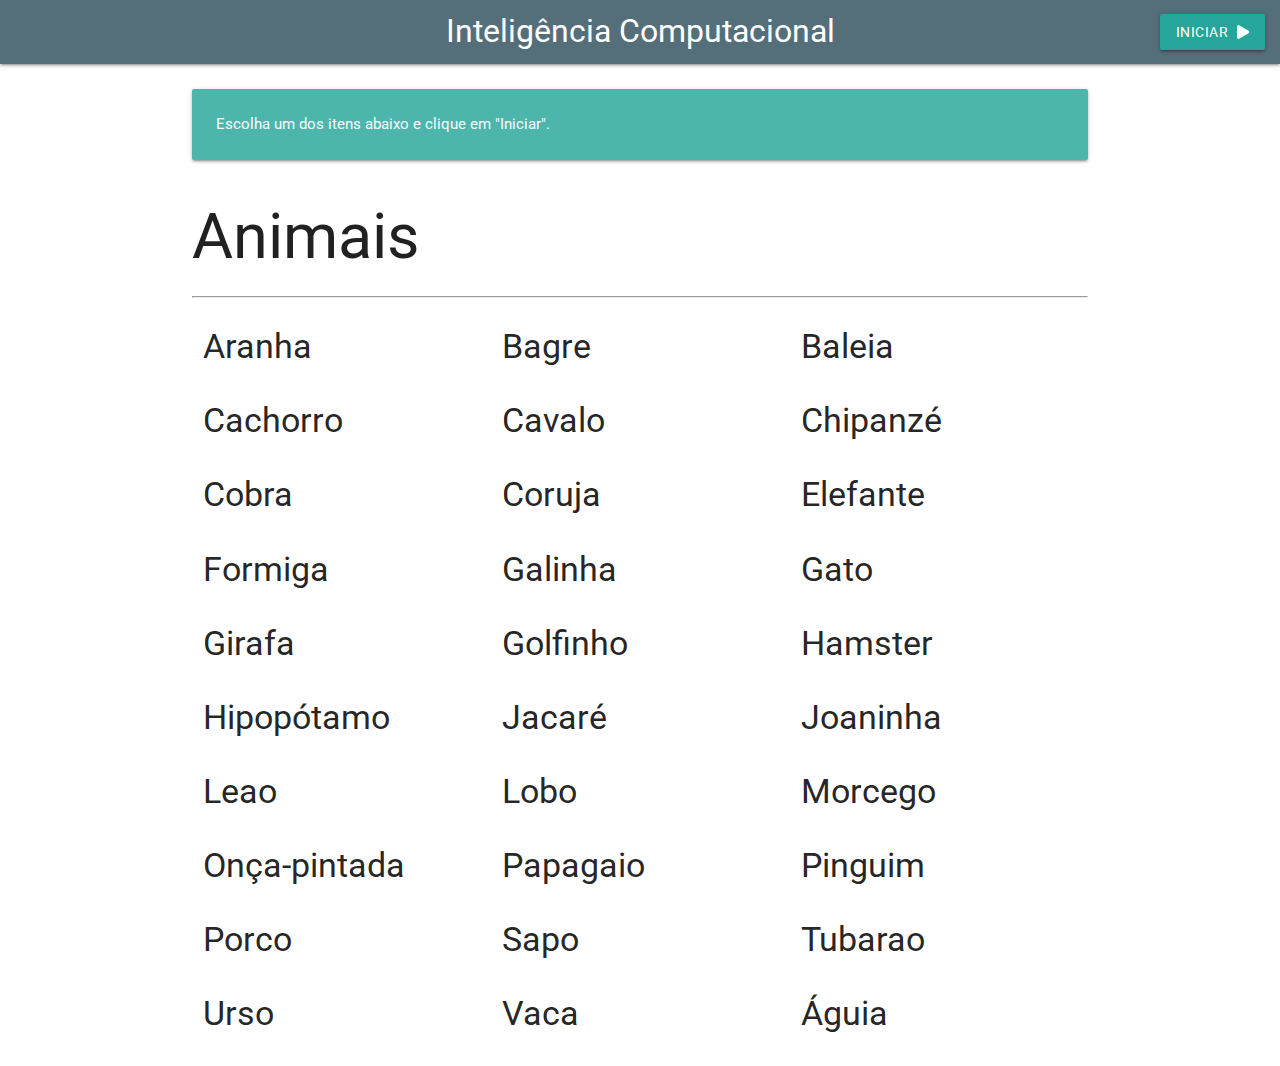
<file: index.html>
<!DOCTYPE html>
<html lang="pt-br">

<head>
    <meta charset="UTF-8">
    <title>Sistema especialista</title>
    <link rel="icon" href="front/publico/imagem/favicon.ico">
    <!-- Fonte -->
    <link href="https://fonts.googleapis.com/css?family=Lobster|Roboto" rel="stylesheet">

    <!-- CSS -->
    <link rel="stylesheet" href="front/publico/external/materialize/css/materialize.min.css">
    <link rel="stylesheet" href="front/publico/css/style.css">
    <link rel="stylesheet" href="front/publico/css/template.css">

    <!-- Fecha imports do Firebase -->

    <meta name="viewport" content="width=device-width, user-scalable=no">
</head>

<body>

    <nav class="blue-grey darken-1">
        <div class="nav-wrapper">
            <a href="#" class="brand-logo center">Inteligência Computacional</a>
            <ul class="right hide-on-med-and-down">
                <li>
                    <a class="waves-effect waves-light btn" id="goto">
                        Iniciar
                        <i class="fa fa-play" aria-hidden="true" style="margin-left: 5px"></i>
                    </a>
                </li>
            </ul>
        </div>
    </nav>

    <div class="container" id="opcoes">
        <div class="card-panel teal lighten-2 grey-text text-lighten-5" style="margin: 25px auto;">
            Escolha um dos itens abaixo e clique em "Iniciar".
        </div>
    </div>
    <!-- JS -->
    <!-- ajax -->
    <script src="https://ajax.googleapis.com/ajax/libs/jquery/3.2.1/jquery.min.js"></script>
    <!-- jQuery -->
    <script type="text/javascript" src="front/controller/js/jquery-3.3.1.min.js"></script>

    <script defer src="front/publico/external/materialize/js/materialize.min.js" type="text/javascript"></script>
    <script defer src="front/publico/external/fontawesome-all.js" type="text/javascript"></script>
    <script defer src="front/publico/external/html2canvas.min.js" type="text/javascript"></script>
    <script defer src="front/publico/external/sweetalert.min.js" type="text/javascript"></script>
    <script defer src="front/controller/js/base-conhecimento.js" type="text/javascript"></script>
    <script defer src="front/controller/js/opcoes.js" type="text/javascript"></script>
</body>

</html>
</file>
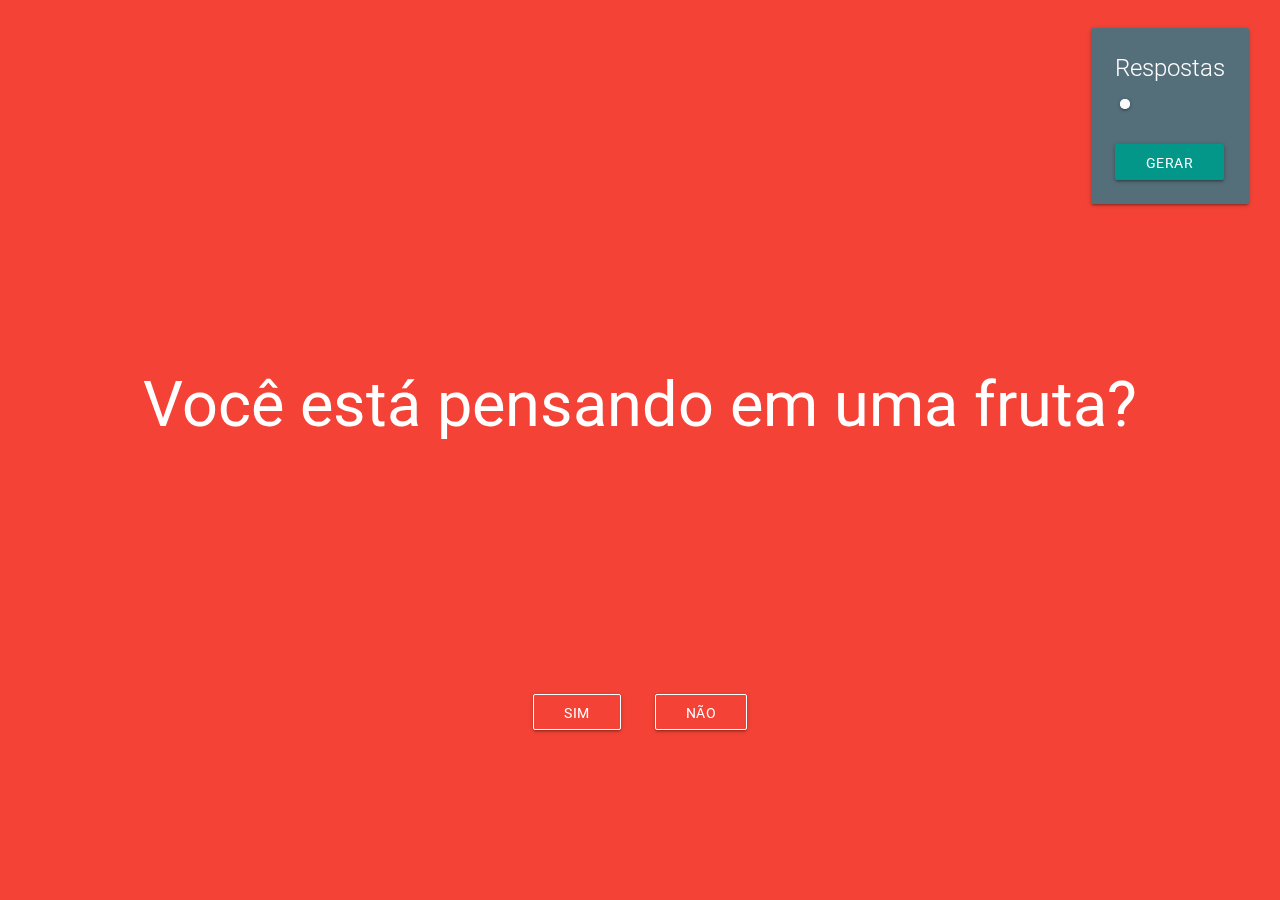
<file: front/index.html>
<!DOCTYPE html>
<html lang="pt-br">
<head>
    <meta charset="UTF-8">
    <title>Sistema especialista</title>
    <link rel="icon" href="publico/imagem/favicon.ico">
	<!-- Fonte -->
	<link href="https://fonts.googleapis.com/css?family=Lobster|Roboto" rel="stylesheet">

	<!-- CSS -->
	<link rel="stylesheet" href="publico/external/materialize/css/materialize.min.css">
    <link rel="stylesheet" href="publico/css/style.css">
    <link rel="stylesheet" href="publico/css/template.css">

	<!-- Fecha imports do Firebase -->

	<meta name="viewport" content="width=device-width, user-scalable=no">
</head>
<body>

    <!-- <nav>
        <div class="nav-wrapper se-backgroun-primary">
            <a href="#" class="brand-logo center se-font2">Sistema especialista</a>
        </div>
    </nav> -->
    
    <div class="carousel carousel-slider center se-fullscren" id="question">
        <div class="carousel-fixed-item center se-position-relative">
            <label class="btn waves-effect se-btn-primary se-class-response" id="sim" style="margin-right:15px; margin-bottom: 150px">Sim</label>
            <label class="btn waves-effect se-btn-primary se-class-response" id="nao" style="margin-left:15px; margin-bottom: 150px">Não</label>
        </div>
        <div class="carousel-item red white-text center se-position-relative" href="#1">
            <h1 class="se-position-absolute se-question">Você está pensando em uma fruta?</h1>
        </div>
    </div>

    <div class="row se-position-absolute se-card">
        <div class="col">
            <div class="card blue-grey darken-1 se-position-relative">
                <div class="card-content white-text" >
                    <span class="card-title">Respostas</span>
                    <div id="response"></div>
                    <a class="waves-effect waves-light btn se-btn-secondary" style="margin: 30px 0px 0px;">Gerar</a>
                </div>
            </div>
        </div>
    </div>

    <!-- JS -->
	<!-- ajax --><script src="https://ajax.googleapis.com/ajax/libs/jquery/3.2.1/jquery.min.js"></script>
	<!-- jQuery --><script type="text/javascript" src="controller/js/jquery-3.3.1.min.js"></script>

	<script defer src="publico/external/materialize/js/materialize.min.js" type="text/javascript"></script>
    <script defer src="publico/external/fontawesome-all.js" type="text/javascript"></script>
    <script defer src="publico/external/html2canvas.min.js" type="text/javascript"></script>
	<script defer src="publico/external/sweetalert.min.js" type="text/javascript"></script>	
    <script defer src="controller/js/javascript.js" type="text/javascript"></script>	
</body>
</html>
</file>
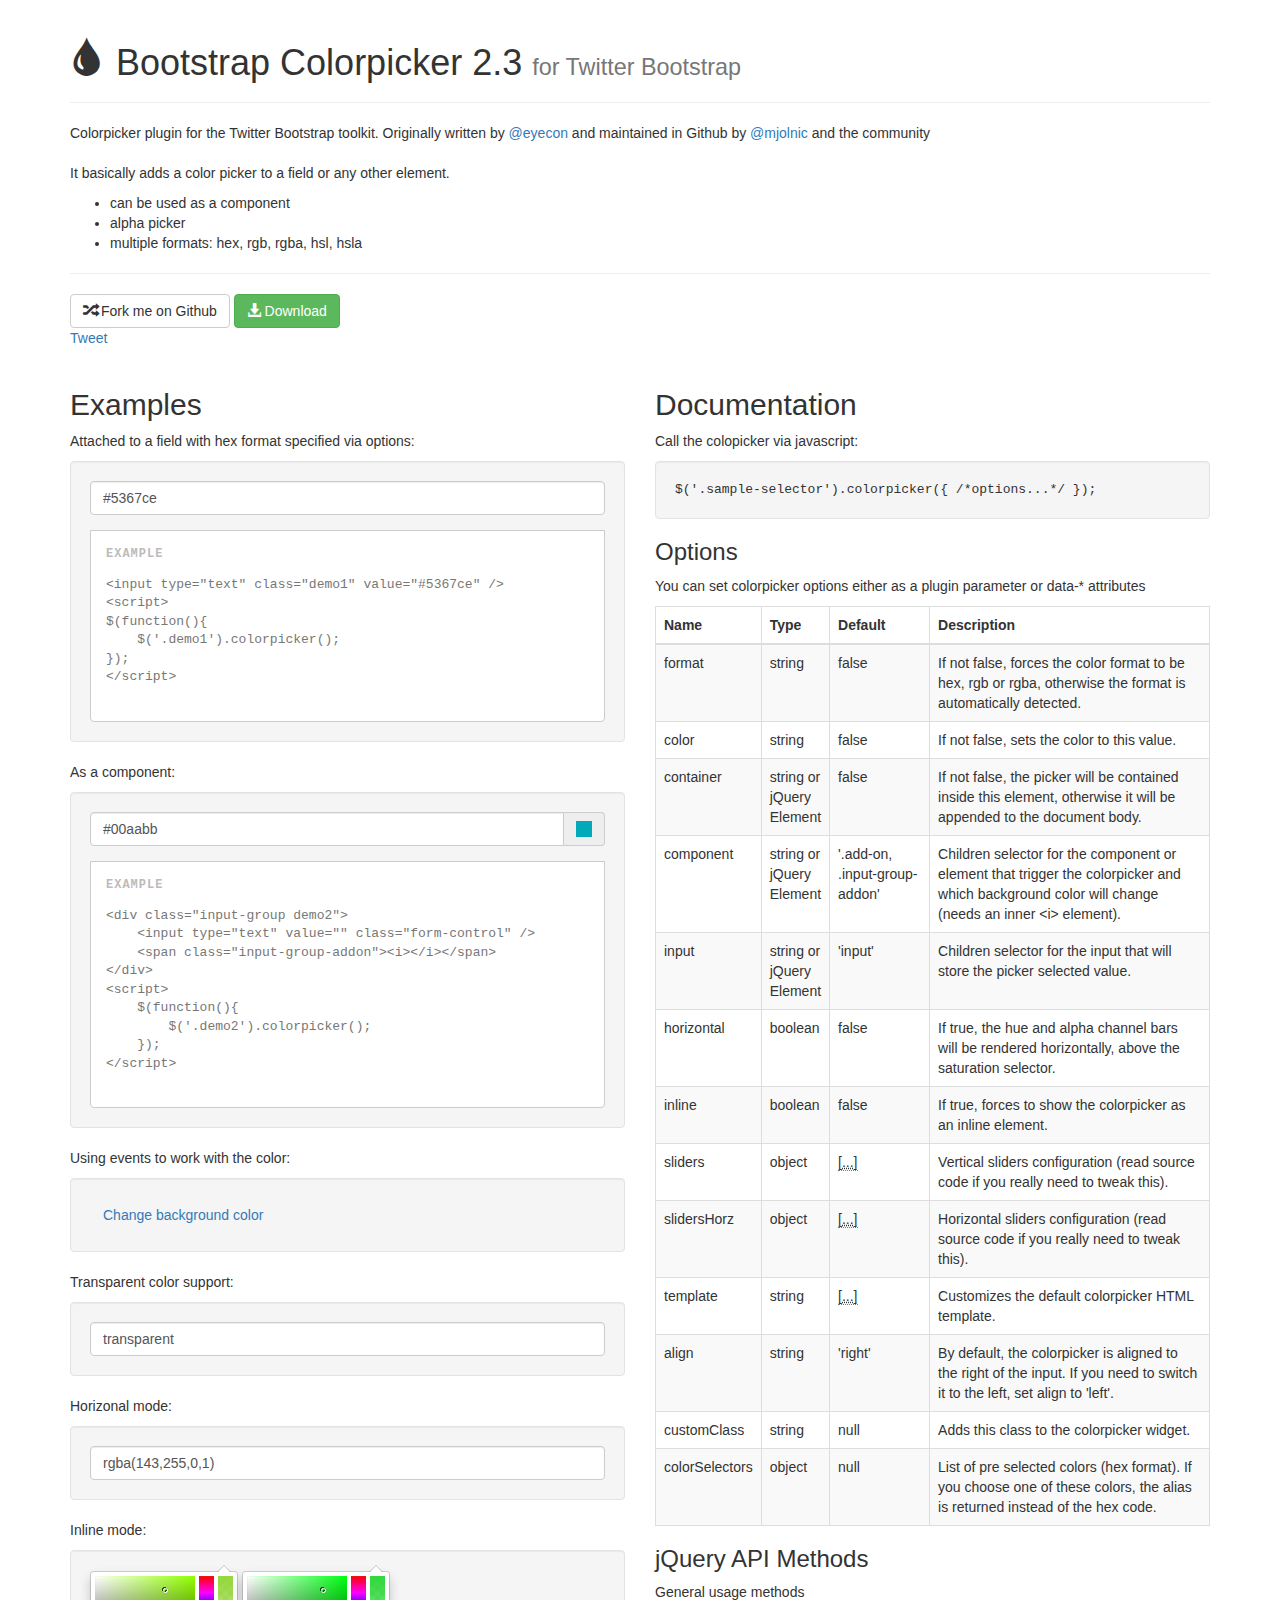
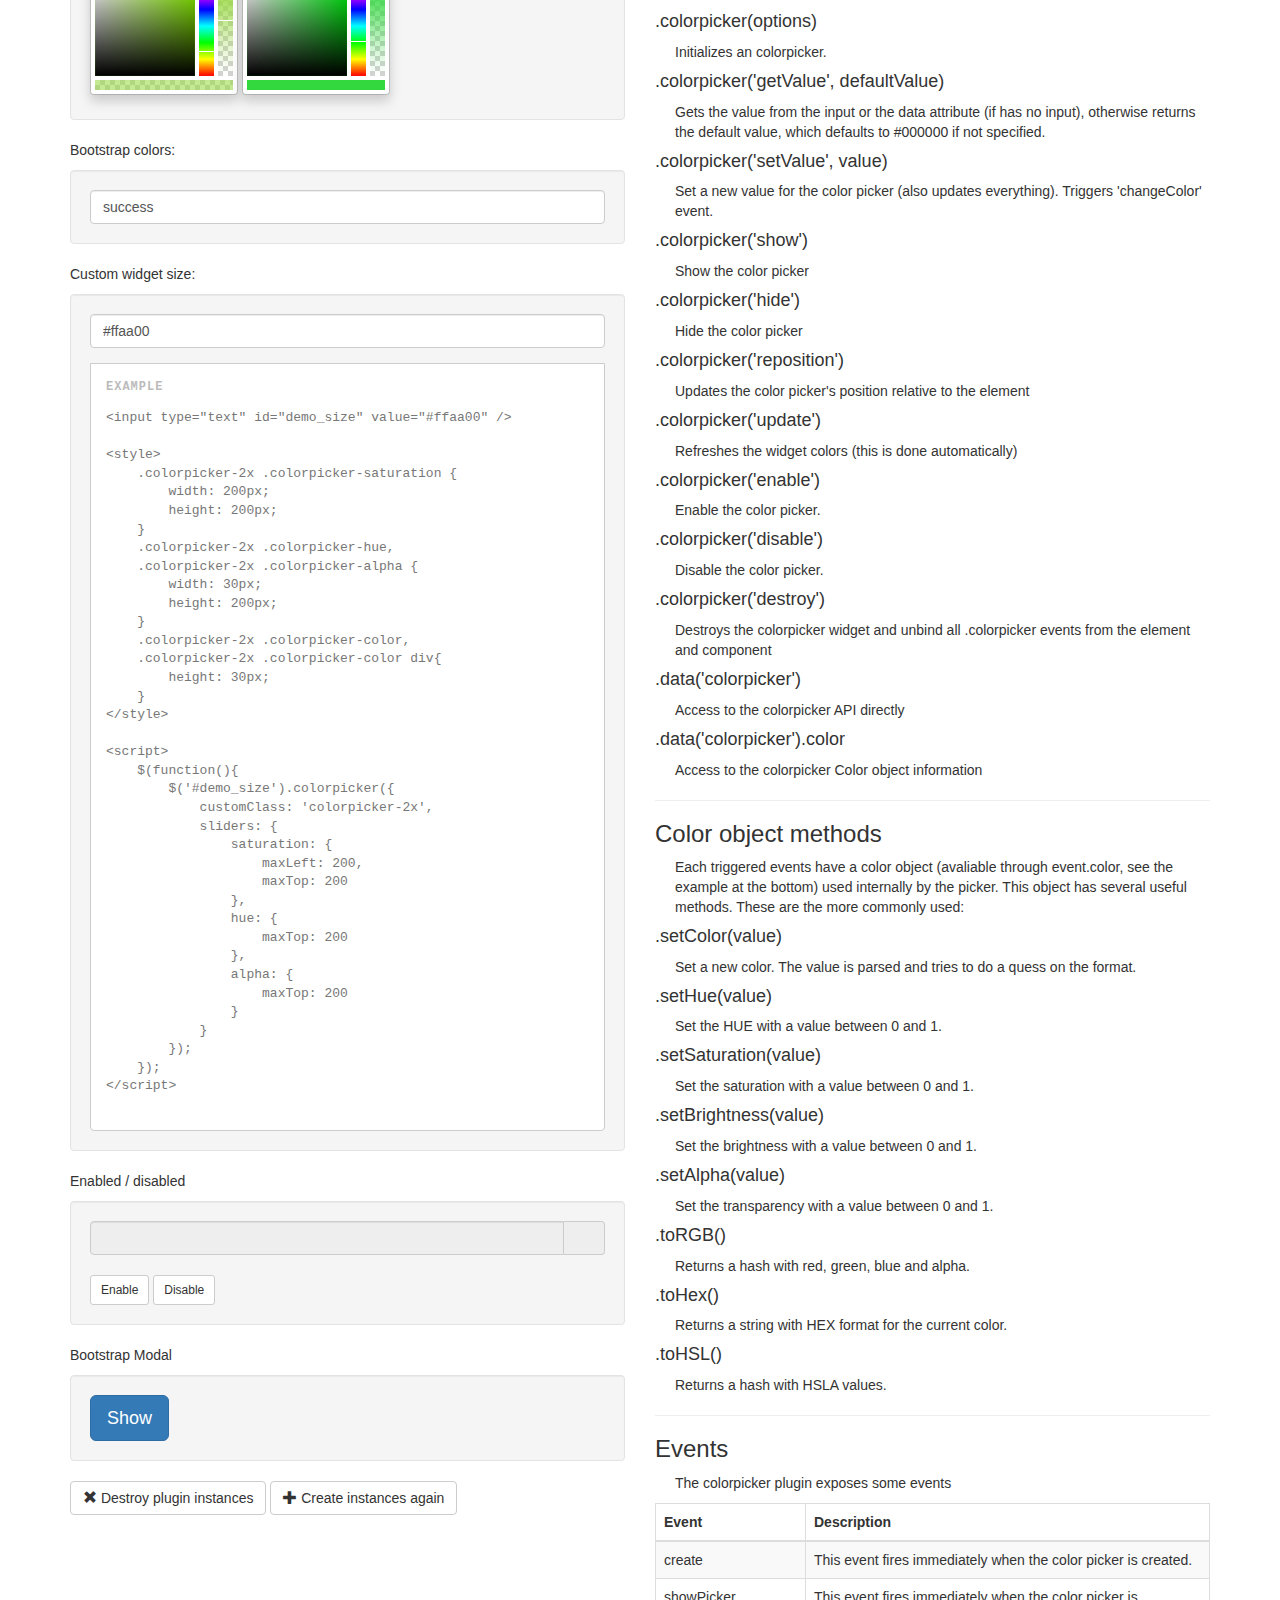
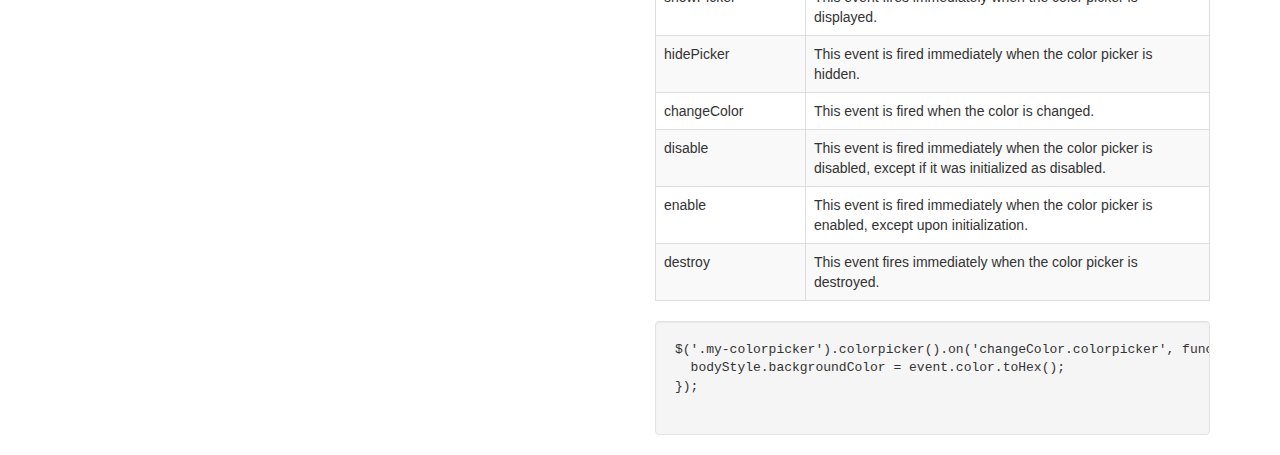
<file: front/publico/external/bootstrap-colorpicker-master/index.html>
<!DOCTYPE html>
<html lang="en">

<head>
  <meta http-equiv="X-UA-Compatible" content="IE=edge,chrome=1">
  <meta charset="utf-8">
  <meta http-equiv="Content-Type" content="text/html; charset=UTF-8">
  <title>Colorpicker for Twitter Bootstrap</title>
  <link href="//netdna.bootstrapcdn.com/bootstrap/3.3.5/css/bootstrap.min.css" rel="stylesheet">
  <link href="dist/css/bootstrap-colorpicker.min.css" rel="stylesheet">
  <link href="src/css/docs.css" rel="stylesheet">
</head>

<body>
<div class="container">
  <section id="typeahead">
    <div class="page-header">
      <h1><i class="glyphicon glyphicon-tint"></i> Bootstrap Colorpicker 2.3
        <small>for Twitter Bootstrap</small>
      </h1>
    </div>
    <div class="row">
      <article class="col-md-12">
        <p>
          Colorpicker plugin for the Twitter Bootstrap toolkit. Originally written by <a
          href="https://twitter.com/stefanpetre/" target="_blank">@eyecon</a> and maintained in Github by
          <a href="http://twitter.com/mjolnic/" target="_blank">@mjolnic</a> and the community
          <br>
          <br> It basically adds a color picker to a field or any other element.
        </p>
        <ul>
          <li>can be used as a component</li>
          <li>alpha picker</li>
          <li>multiple formats: hex, rgb, rgba, hsl, hsla</li>
        </ul>
        <hr>
        <div class="social">
          <a href="https://github.com/mjolnic/bootstrap-colorpicker/" target="_blank"
             class="btn btn-default btn-md"><i class="glyphicon glyphicon-random"></i> Fork me on Github</a>
          <a href="https://github.com/mjolnic/bootstrap-colorpicker/archive/master.zip" target="_blank"
             class="btn btn-success btn-md"><i class="glyphicon glyphicon-download-alt"></i> Download</a>

          <!-- Place this tag where you want the +1 button to render. -->
          <div class="g-plusone" data-size="medium"></div>

          <!-- Place this tag after the last +1 button tag. -->
          <script type="text/javascript">
            (function () {
              var po = document.createElement('script');
              po.type = 'text/javascript';
              po.async = true;
              po.src = 'https://apis.google.com/js/plusone.js';
              var s = document.getElementsByTagName('script')[0];
              s.parentNode.insertBefore(po, s);
            })();
          </script>

          <a href="https://twitter.com/share" class="twitter-share-button" data-via="mjolnic"
             data-related="mjolnic" data-hashtags="bootstrap">Tweet</a>
          <script>
            !function (d, s, id) {
              var js, fjs = d.getElementsByTagName(s)[0],
                p = /^http:/.test(d.location) ? 'http' : 'https';
              if (!d.getElementById(id)) {
                js = d.createElement(s);
                js.id = id;
                js.src = p + '://platform.twitter.com/widgets.js';
                fjs.parentNode.insertBefore(js, fjs);
              }
            }(document, 'script', 'twitter-wjs');
          </script>
        </div>
        <br>
      </article>
    </div>
    <div class="row">

      <div class="col-md-6">
        <h2>Examples</h2>

        <p> Attached to a field with hex format specified via options:</p>

        <div class="well">
          <input type="text" class="form-control demo demo-1 demo-auto" value="#5367ce"/>
                        <pre class="markup">
&lt;input type="text" class="demo1" value="#5367ce" /&gt;
&lt;script&gt;
$(function(){
    $('.demo1').colorpicker();
});
&lt;/script&gt;
        </pre>
        </div>

        <p>As a component:</p>

        <div class="well">
          <div class="input-group colorpicker-component demo demo-auto">
            <input type="text" value="#00AABB" class="form-control"/>
            <span class="input-group-addon"><i></i></span>
          </div>
                        <pre class="markup">
&lt;div class="input-group demo2"&gt;
    &lt;input type="text" value="" class="form-control" /&gt;
    &lt;span class="input-group-addon"&gt;&lt;i&gt;&lt;/i&gt;&lt;/span&gt;
&lt;/div&gt;
&lt;script&gt;
    $(function(){
        $('.demo2').colorpicker();
    });
&lt;/script&gt;
            </pre>
        </div>

        <p>Using events to work with the color:</p>

        <div class="well">
          <a href="#" class="btn small demo" id="demo_apidemo" data-color="rgb(255, 255, 255)">Change
            background color</a>
        </div>

        <p>Transparent color support:</p>

        <div class="well">
          <input type="text" data-format="hex" class="form-control demo demo-auto" id="demo_transparent"
                 value="transparent"/>
        </div>

        <p>Horizonal mode:</p>

        <div class="well">
          <input type="text" class="form-control demo" data-horizontal="true" id="demo_forceformat"
                 value="#8fff00"/>
        </div>

        <p>Inline mode:</p>

        <div class="well">
          <div id="demo_cont" class="demo demo-auto inl-bl" data-container="#demo_cont"
               data-color="rgba(150,216,62,0.55)" data-inline="true"></div>
          <div class="demo demo-auto inl-bl" data-container="true" data-color="rgb(50,216,62)"
               data-inline="true"></div>
        </div>

        <p>Bootstrap colors:</p>

        <div class="well">
          <input type="text" data-format="hex" class="form-control demo" id="demo_selectors"
                 value="success"/>
        </div>

        <p>Custom widget size:</p>

        <div class="well">
          <style>
            .colorpicker-2x .colorpicker-saturation {
              width: 200px;
              height: 200px;
            }

            .colorpicker-2x .colorpicker-hue,
            .colorpicker-2x .colorpicker-alpha {
              width: 30px;
              height: 200px;
            }

            .colorpicker-2x .colorpicker-color,
            .colorpicker-2x .colorpicker-color div {
              height: 30px;
            }
          </style>
          <input type="text" class="form-control demo" id="demo_size" value="#ffaa00"/>
                        <pre class="markup">
&lt;input type="text" id="demo_size" value="#ffaa00" /&gt;

&lt;style&gt;
    .colorpicker-2x .colorpicker-saturation {
        width: 200px;
        height: 200px;
    }
    .colorpicker-2x .colorpicker-hue,
    .colorpicker-2x .colorpicker-alpha {
        width: 30px;
        height: 200px;
    }
    .colorpicker-2x .colorpicker-color,
    .colorpicker-2x .colorpicker-color div{
        height: 30px;
    }
&lt;/style&gt;

&lt;script&gt;
    $(function(){
        $('#demo_size').colorpicker({
            customClass: 'colorpicker-2x',
            sliders: {
                saturation: {
                    maxLeft: 200,
                    maxTop: 200
                },
                hue: {
                    maxTop: 200
                },
                alpha: {
                    maxTop: 200
                }
            }
        });
    });
&lt;/script&gt;
            </pre>
        </div>

        <p>Enabled / disabled</p>

        <div class="well">
          <div id="demo_endis" class="input-group demo demo-auto colorpicker-component">
            <input disabled type="text" value="" class="form-control"/>
            <span class="input-group-addon"><i></i></span>
          </div>
          <br>
          <a class="btn btn-sm btn-default enable-button" href="#">Enable</a>
          <a class="btn btn-sm btn-default disable-button" href="#">Disable</a>
        </div>

        <p>Bootstrap Modal</p>

        <div class="well">
          <button class="btn btn-primary btn-lg" data-toggle="modal" data-target="#myModal">
            Show
          </button>

          <div class="modal fade" id="myModal" tabindex="-1" role="dialog" aria-labelledby="myModalLabel"
               aria-hidden="true">
            <div class="modal-dialog">
              <div class="modal-content">
                <div class="modal-header">
                  <button type="button" class="close" data-dismiss="modal"
                          aria-hidden="true">&times;</button>
                  <h4 class="modal-title" id="myModalLabel">In a Modal</h4>
                </div>
                <div class="modal-body">
                  <div class="input-group colorpicker-component demo demo-auto">
                    <input type="text" value="" class="form-control"/>
                    <span class="input-group-addon"><i></i></span>
                  </div>
                </div>
                <div class="modal-footer">
                  <button type="button" class="btn btn-default" data-dismiss="modal">Close</button>
                </div>
              </div>
            </div>
          </div>
        </div>


        <a class="btn btn-default demo-destroy" href="#"><i class="glyphicon glyphicon-remove"></i> Destroy
          plugin instances</a>
        <a class="btn btn-default demo-create" href="#"><i class="glyphicon glyphicon-plus"></i> Create
          instances again</a>
      </div>
      <article class="col-md-6">
        <h2>Documentation</h2>

        <p>Call the colopicker via javascript:</p>
        <pre class="well">$('.sample-selector').colorpicker({ /*options...*/ });</pre>
        <h3>Options</h3>

        <p>
          You can set colorpicker options either as a plugin parameter or data-* attributes
        </p>
        <table class="table table-bordered table-striped">
          <thead>
          <tr>
            <th style="width: 100px;">Name</th>
            <th style="width: 50px;">Type</th>
            <th style="width: 100px;">Default</th>
            <th>Description</th>
          </tr>
          </thead>
          <tbody>
          <tr>
            <td>format</td>
            <td>string</td>
            <td>false</td>
            <td>If not false, forces the color format to be hex, rgb or rgba, otherwise the format is
              automatically detected.
            </td>
          </tr>
          <tr>
            <td>color</td>
            <td>string</td>
            <td>false</td>
            <td>If not false, sets the color to this value.</td>
          </tr>
          <tr>
            <td>container</td>
            <td>string or jQuery Element</td>
            <td>false</td>
            <td>If not false, the picker will be contained inside this element, otherwise it will be
              appended to the document body.
            </td>
          </tr>
          <tr>
            <td>component</td>
            <td>string or jQuery Element</td>
            <td>'.add-on, .input-group-addon'</td>
            <td>Children selector for the component or element that trigger the colorpicker and which
              background color will change (needs an inner &lt;i&gt; element).
            </td>
          </tr>
          <tr>
            <td>input</td>
            <td>string or jQuery Element</td>
            <td>'input'</td>
            <td>Children selector for the input that will store the picker selected value.</td>
          </tr>
          <tr>
            <td>horizontal</td>
            <td>boolean</td>
            <td>false</td>
            <td>If true, the hue and alpha channel bars will be rendered horizontally, above the saturation
              selector.
            </td>
          </tr>
          <tr>
            <td>inline</td>
            <td>boolean</td>
            <td>false</td>
            <td>If true, forces to show the colorpicker as an inline element.</td>
          </tr>
          <tr>
            <td>sliders</td>
            <td>object</td>
            <td><abbr title='please, read the source code to see this value'>[...]</abbr></td>
            <td>Vertical sliders configuration (read source code if you really need to tweak this).</td>
          </tr>
          <tr>
            <td>slidersHorz</td>
            <td>object</td>
            <td><abbr title='please, read the source code to see this value'>[...]</abbr></td>
            <td>Horizontal sliders configuration (read source code if you really need to tweak this).</td>
          </tr>
          <tr>
            <td>template</td>
            <td>string</td>
            <td><abbr title='please, read the source code to see this value'>[...]</abbr></td>
            <td>Customizes the default colorpicker HTML template.</td>
          </tr>
          <tr>
            <td>align</td>
            <td>string</td>
            <td>'right'</td>
            <td>By default, the colorpicker is aligned to the right of the input. If you need to switch it
              to the left, set align to 'left'.
            </td>
          </tr>
          <tr>
            <td>customClass</td>
            <td>string</td>
            <td>null</td>
            <td>Adds this class to the colorpicker widget.</td>
          </tr>
          <tr>
            <td>colorSelectors</td>
            <td>object</td>
            <td>null</td>
            <td>List of pre selected colors (hex format). If you choose one of these colors, the alias is returned instead of the hex code.</td>
          </tr>
          </tbody>
        </table>

        <h3>jQuery API Methods</h3>

        <p>General usage methods</p>
        <h4>.colorpicker(options)</h4>

        <p>Initializes an colorpicker.</p>

        <h4>.colorpicker('getValue', defaultValue)</h4>

        <p>Gets the value from the input or the data attribute (if has no input), otherwise returns the default
          value, which defaults to #000000 if not specified.</p>

        <h4>.colorpicker('setValue', value)</h4>

        <p>Set a new value for the color picker (also updates everything). Triggers 'changeColor' event.</p>

        <h4>.colorpicker('show')</h4>

        <p>Show the color picker</p>

        <h4>.colorpicker('hide')</h4>

        <p>Hide the color picker</p>

        <h4>.colorpicker('reposition')</h4>

        <p>Updates the color picker's position relative to the element</p>

        <h4>.colorpicker('update')</h4>

        <p>Refreshes the widget colors (this is done automatically)</p>

        <h4>.colorpicker('enable')</h4>

        <p>Enable the color picker.</p>

        <h4>.colorpicker('disable')</h4>

        <p>Disable the color picker.</p>

        <h4>.colorpicker('destroy')</h4>

        <p>Destroys the colorpicker widget and unbind all .colorpicker events from the element and component</p>

        <h4>.data('colorpicker')</h4>

        <p>Access to the colorpicker API directly</p>

        <h4>.data('colorpicker').color</h4>

        <p>Access to the colorpicker Color object information</p>

        <hr>

        <h3>Color object methods</h3>

        <p>Each triggered events have a color object (avaliable through event.color, see the example at the
          bottom) used internally by the picker. This object has several useful methods. These are the more
          commonly used:</p>

        <h4>.setColor(value)</h4>

        <p>Set a new color. The value is parsed and tries to do a quess on the format.</p>

        <h4>.setHue(value)</h4>

        <p>Set the HUE with a value between 0 and 1.</p>

        <h4>.setSaturation(value)</h4>

        <p>Set the saturation with a value between 0 and 1.</p>

        <h4>.setBrightness(value)</h4>

        <p>Set the brightness with a value between 0 and 1.</p>

        <h4>.setAlpha(value)</h4>

        <p>Set the transparency with a value between 0 and 1.</p>

        <h4>.toRGB()</h4>

        <p>Returns a hash with red, green, blue and alpha.</p>

        <h4>.toHex()</h4>

        <p>Returns a string with HEX format for the current color.</p>

        <h4>.toHSL()</h4>

        <p>Returns a hash with HSLA values.</p>

        <hr>

        <h3>Events</h3>

        <p>The colorpicker plugin exposes some events</p>

        <table class="table table-bordered table-striped">
          <thead>
          <tr>
            <th style="width: 150px;">Event</th>
            <th>Description</th>
          </tr>
          </thead>
          <tbody>
          <tr>
            <td>create</td>
            <td>This event fires immediately when the color picker is created.</td>
          </tr>
          <tr>
            <td>showPicker</td>
            <td>This event fires immediately when the color picker is displayed.</td>
          </tr>
          <tr>
            <td>hidePicker</td>
            <td>This event is fired immediately when the color picker is hidden.</td>
          </tr>
          <tr>
            <td>changeColor</td>
            <td>This event is fired when the color is changed.</td>
          </tr>
          <tr>
            <td>disable</td>
            <td>This event is fired immediately when the color picker is disabled, except if it was
              initialized as disabled.
            </td>
          </tr>
          <tr>
            <td>enable</td>
            <td>This event is fired immediately when the color picker is enabled, except upon
              initialization.
            </td>
          </tr>
          <tr>
            <td>destroy</td>
            <td>This event fires immediately when the color picker is destroyed.</td>
          </tr>
          </tbody>
        </table>
                    <pre class="well">
$('.my-colorpicker').colorpicker().on('changeColor.colorpicker', function(event){
  bodyStyle.backgroundColor = event.color.toHex();
});
    </pre>
      </article>
    </div>
  </section>
</div>
<script src="//code.jquery.com/jquery-2.1.4.min.js"></script>
<script src="//netdna.bootstrapcdn.com/bootstrap/3.3.5/js/bootstrap.min.js"></script>
<script src="dist/js/bootstrap-colorpicker.js"></script>
<script src="src/js/docs.js"></script>
</body>

</html>
</file>
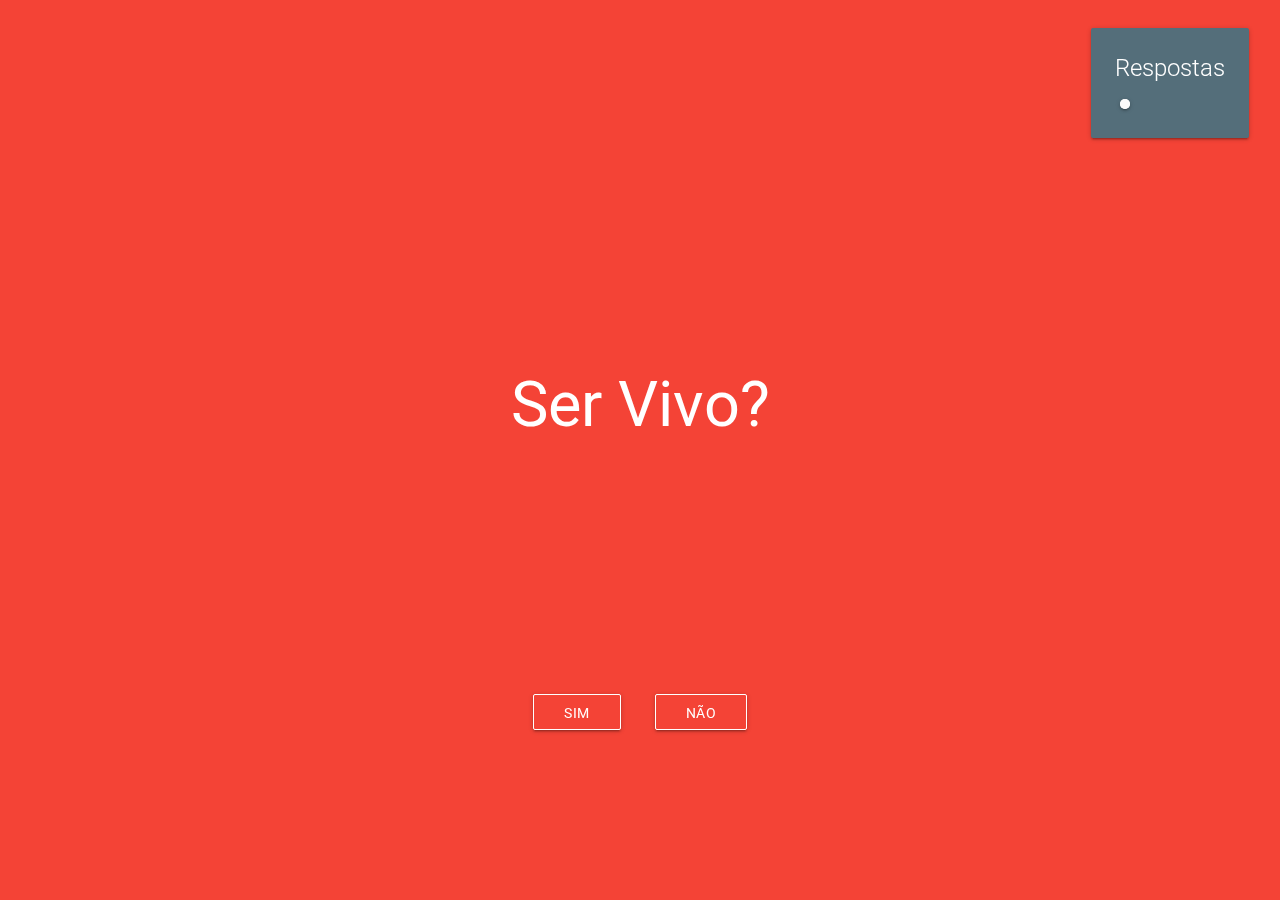
<file: perguntas.html>
<!DOCTYPE html>
<html lang="pt-br">
<head>
    <meta charset="UTF-8">
    <title>Sistema especialista</title>
    <link rel="icon" href="front/publico/imagem/favicon.ico">
	<!-- Fonte -->
	<link href="https://fonts.googleapis.com/css?family=Lobster|Roboto" rel="stylesheet">

	<!-- CSS -->
	<link rel="stylesheet" href="front/publico/external/materialize/css/materialize.min.css">
    <link rel="stylesheet" href="front/publico/css/style.css">
    <link rel="stylesheet" href="front/publico/css/template.css">

	<!-- Fecha imports do Firebase -->

	<meta name="viewport" content="width=device-width, user-scalable=no">
</head>
<body> 
    
    <div class="carousel carousel-slider center se-fullscren" id="question">
        <div class="carousel-fixed-item center se-position-relative">
            <label class="btn waves-effect se-btn-primary se-class-response" id="sim" style="margin-right:15px; margin-bottom: 150px">Sim</label>
            <label class="btn waves-effect se-btn-primary se-class-response" id="nao" style="margin-left:15px; margin-bottom: 150px">Não</label>
        </div>
        <div class="carousel-item red white-text center se-position-relative" href="#1">
            <h1 class="se-position-absolute se-question">Ser Vivo?</h1>
        </div>
    </div>

    <div class="row se-position-absolute se-card">
        <div class="col">
            <div class="card blue-grey darken-1 se-position-relative">
                <div class="card-content white-text">
                    <span class="card-title center">Respostas</span>
                    <div id="response"></div>
                </div>
            </div>
        </div>
    </div>

    <!-- JS -->
	<!-- ajax --><script src="https://ajax.googleapis.com/ajax/libs/jquery/3.2.1/jquery.min.js"></script>
	<!-- jQuery --><script type="text/javascript" src="front/controller/js/jquery-3.3.1.min.js"></script>

	<script defer src="front/publico/external/materialize/js/materialize.min.js" type="text/javascript"></script>
    <script defer src="front/publico/external/fontawesome-all.js" type="text/javascript"></script>
    <script defer src="front/publico/external/html2canvas.min.js" type="text/javascript"></script>
	<script defer src="front/publico/external/sweetalert.min.js" type="text/javascript"></script>	
    <script defer src="front/controller/js/base-conhecimento.js" type="text/javascript"></script>	
    <script defer src="front/controller/js/javascript.js" type="text/javascript"></script>
</body>
</html>
</file>
<file: front/publico/css/style.css>
/* css */
html{
    font-family: 'Roboto', sans-serif;
}

.se-font2{
    font-family: 'Lobster', cursive;
}

.se-backgroun-primary{
    background-color: #039789;
}

.se-btn-color{
    width: 100%;
}

.se-invisible{
    display: none;
}

.se-fullscren{
    height: 100vh;
}

.se-btn-primary{
    border: 1px solid #ffffff;
    background-color: transparent;
    padding: 0px 30px;
}

.se-btn-primary:hover{
    border: 1px solid #ffffff;
    background-color: #ffffff;
    color: #039789;
}

.se-btn-secondary{
    border: 1px solid #039789;
    background-color: #039789;
    padding: 0px 30px;
}

.se-btn-secondary:hover{
    border: 1px solid #039789;
    background-color: transparent;
}

.se-position-relative{
    position: relative;
}

.se-position-absolute{
    position: absolute;
}

.se-question{
    margin: 0;
    top: 45%;
    left: 50%;
    margin-right: -50%;
    transform: translate(-50%, -50%)
}

.se-card{
    top:20px;
    right: 20px;
    max-width: 200px;
}

.se-btn-step{
    width: 10px;
    height: 10px;
    margin-left: 5px;
    cursor:default;
}
</file>
<file: front/publico/css/template.css>

</file>
<file: front/publico/external/bootstrap-colorpicker-master/src/css/docs.css>
.container {
  background: #fff;
}

h4 ~ p {
  padding-left: 20px;
}

.inl-bl {
  display: inline-block;
}

.well .markup-heading {

}

.well .markup {
  background: #fff;
  color: #777;
  position: relative;
  padding: 45px 15px 15px;
  margin: 15px 0 0 0;
  border-radius: 0 0 4px 4px;
  box-shadow: none;
}

.well .markup::after {
  content: "Example";
  position: absolute;
  top: 15px;
  left: 15px;
  font-size: 12px;
  font-weight: bold;
  color: #bbb;
  text-transform: uppercase;
  letter-spacing: 1px;
}
</file>
